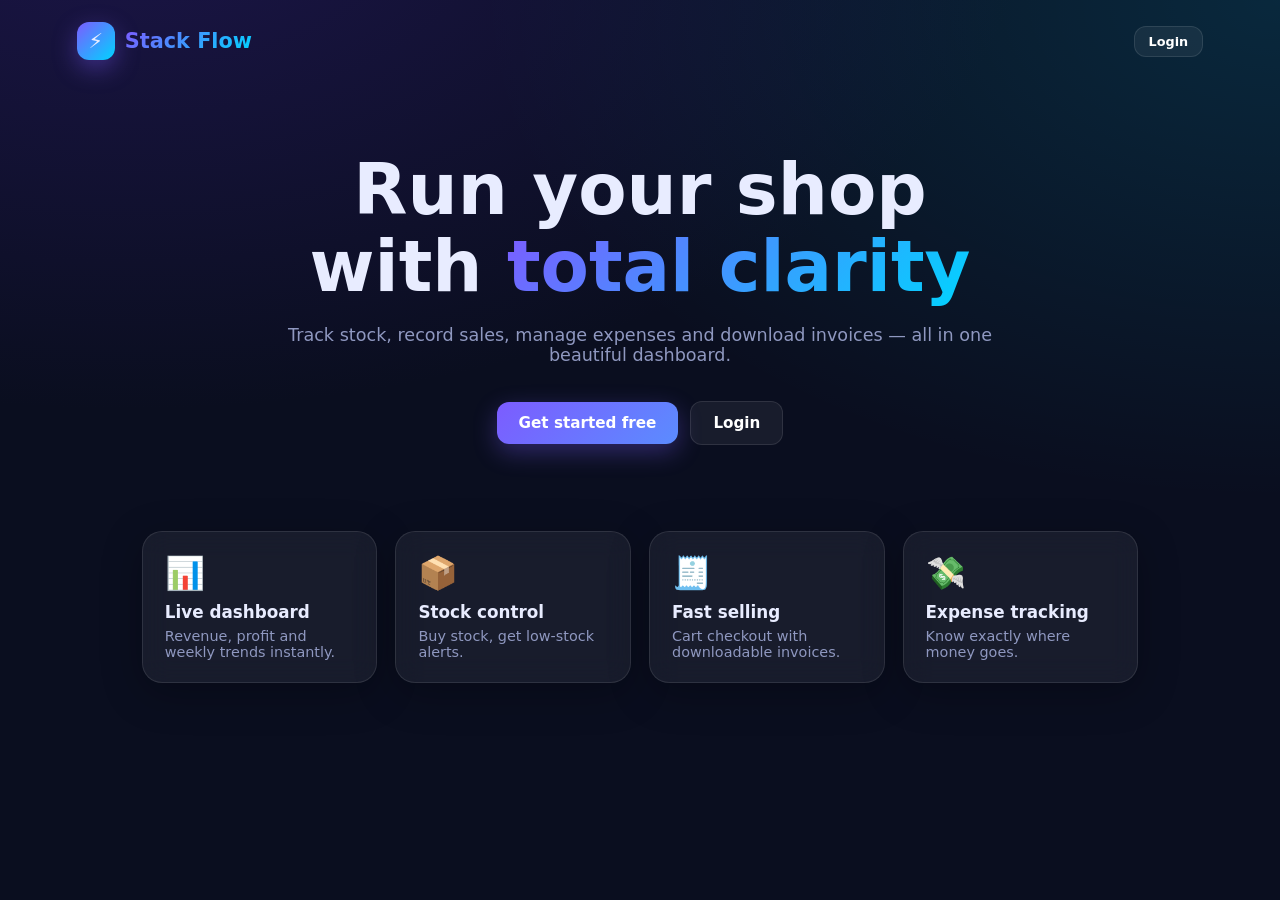
<file: index.html>
<!doctype html>
<html lang="en">
  <head>
    <meta charset="UTF-8" />
    <meta name="viewport" content="width=device-width,initial-scale=1" />
    <title>Inventory made simple · Stack Flow</title>
    <link rel="stylesheet" href="css/global.css" />
    <link rel="stylesheet" href="css/landing.css" />
  </head>
  <body>
    <nav class="nv">
      <div class="logo"><i>⚡</i><span class="grad">Stack Flow</span></div>
      <div id="nvl">
        <a class="btn ghost sm" href="pages/login.html">Login</a>
      </div>
    </nav>
    <section class="hero">
      <h1>Run your shop with <span class="grad">total clarity</span></h1>
      <p>
        Track stock, record sales, manage expenses and download invoices — all
        in one beautiful dashboard.
      </p>
      <a id="cta" class="btn" href="pages/signup.html">Get started free</a
      ><a class="btn ghost" href="pages/login.html">Login</a>
    </section>
    <section class="feat">
      <div class="card">
        <span>📊</span>
        <h3>Live dashboard</h3>
        <p>Revenue, profit and weekly trends instantly.</p>
      </div>
      <div class="card">
        <span>📦</span>
        <h3>Stock control</h3>
        <p>Buy stock, get low-stock alerts.</p>
      </div>
      <div class="card">
        <span>🧾</span>
        <h3>Fast selling</h3>
        <p>Cart checkout with downloadable invoices.</p>
      </div>
      <div class="card">
        <span>💸</span>
        <h3>Expense tracking</h3>
        <p>Know exactly where money goes.</p>
      </div>
    </section>
    <script  src="js/common.js"></script>
    <script  src="js/landing.js"></script>
  </body>
</html>
</file>
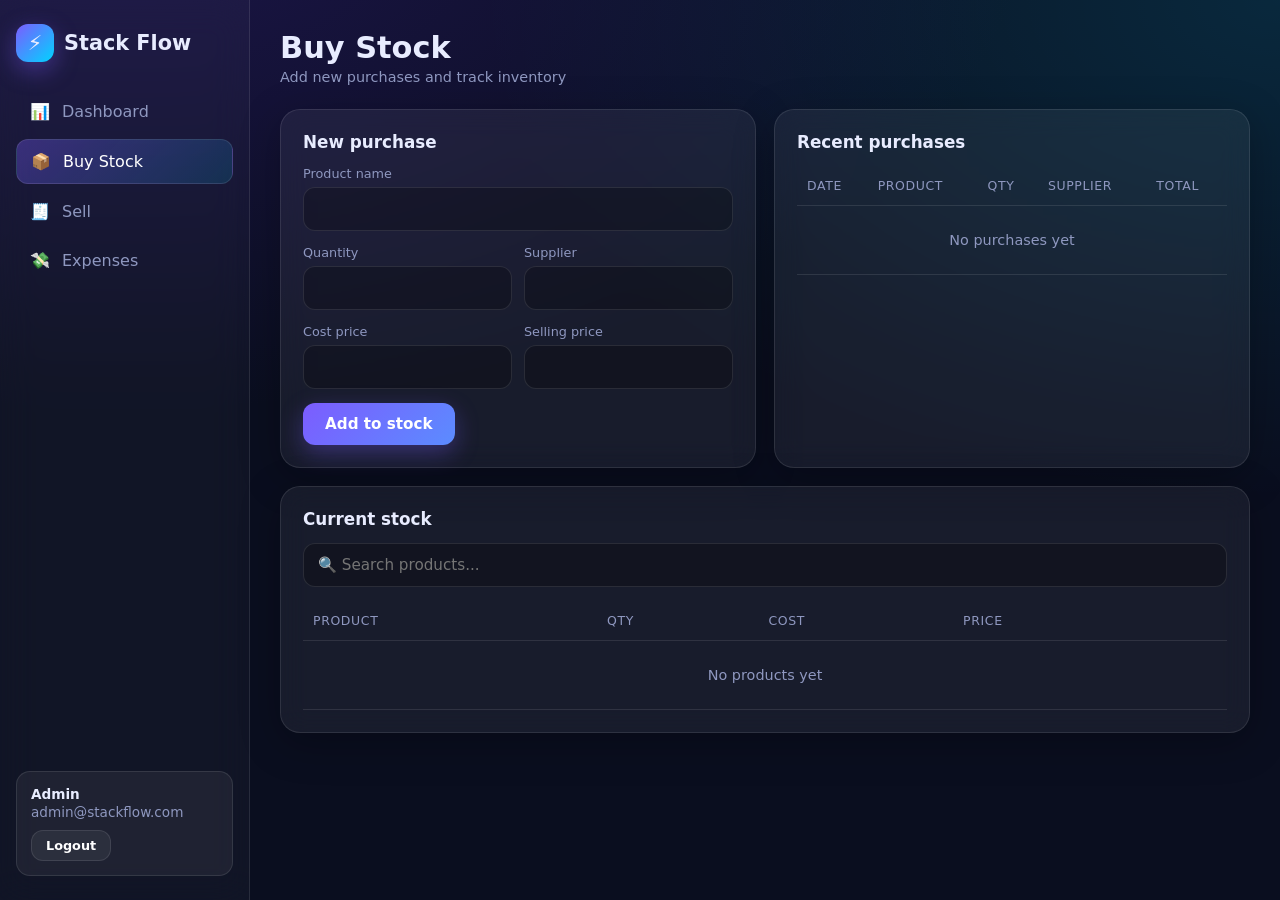
<file: pages/buy.html>
<!doctype html>
<html lang="en">
  <head>
    <meta charset="UTF-8" />
    <meta name="viewport" content="width=device-width,initial-scale=1" />
    <title>Buy Stock · Stack Flow</title>
    <link rel="stylesheet" href="../css/global.css" />
    <link rel="stylesheet" href="../css/buy.css" />
  </head>
  <body>
    <div class="shell">
      <aside id="sidebar"></aside>
      <main>
        <div class="top">
          <h1>Buy Stock</h1>
          <p class="sub">Add new purchases and track inventory</p>
        </div>
        <div class="grid g2">
          <div class="card">
            <h3>New purchase</h3>
            <form id="f">
              <div class="f">
                <label>Product name</label
                ><input id="name" list="names" required /><datalist
                  id="names"
                ></datalist>
              </div>
              <div class="row">
                <div class="f">
                  <label>Quantity</label
                  ><input id="qty" type="number" min="1" required />
                </div>
                <div class="f"><label>Supplier</label><input id="sup" /></div>
              </div>
              <div class="row">
                <div class="f">
                  <label>Cost price</label
                  ><input id="cost" type="number" min="0" required />
                </div>
                <div class="f">
                  <label>Selling price</label
                  ><input id="price" type="number" min="0" required />
                </div>
              </div>
              <button class="btn">Add to stock</button>
            </form>
          </div>
          <div class="card">
            <h3>Recent purchases</h3>
            <div class="tw">
              <table>
                <thead>
                  <tr>
                    <th>Date</th>
                    <th>Product</th>
                    <th>Qty</th>
                    <th>Supplier</th>
                    <th>Total</th>
                  </tr>
                </thead>
                <tbody id="hist"></tbody>
              </table>
            </div>
          </div>
        </div>
        <div class="card">
          <h3>Current stock</h3>
          <div class="f">
            <input id="q" placeholder="🔍 Search products..." />
          </div>
          <div class="tw">
            <table>
              <thead>
                <tr>
                  <th>Product</th>
                  <th>Qty</th>
                  <th>Cost</th>
                  <th>Price</th>
                  <th></th>
                </tr>
              </thead>
              <tbody id="stock"></tbody>
            </table>
          </div>
        </div>
      </main>
    </div>
    <script src="../js/common.js"></script>
    <script src="../js/buy.js"></script>
  </body>
</html>
</file>
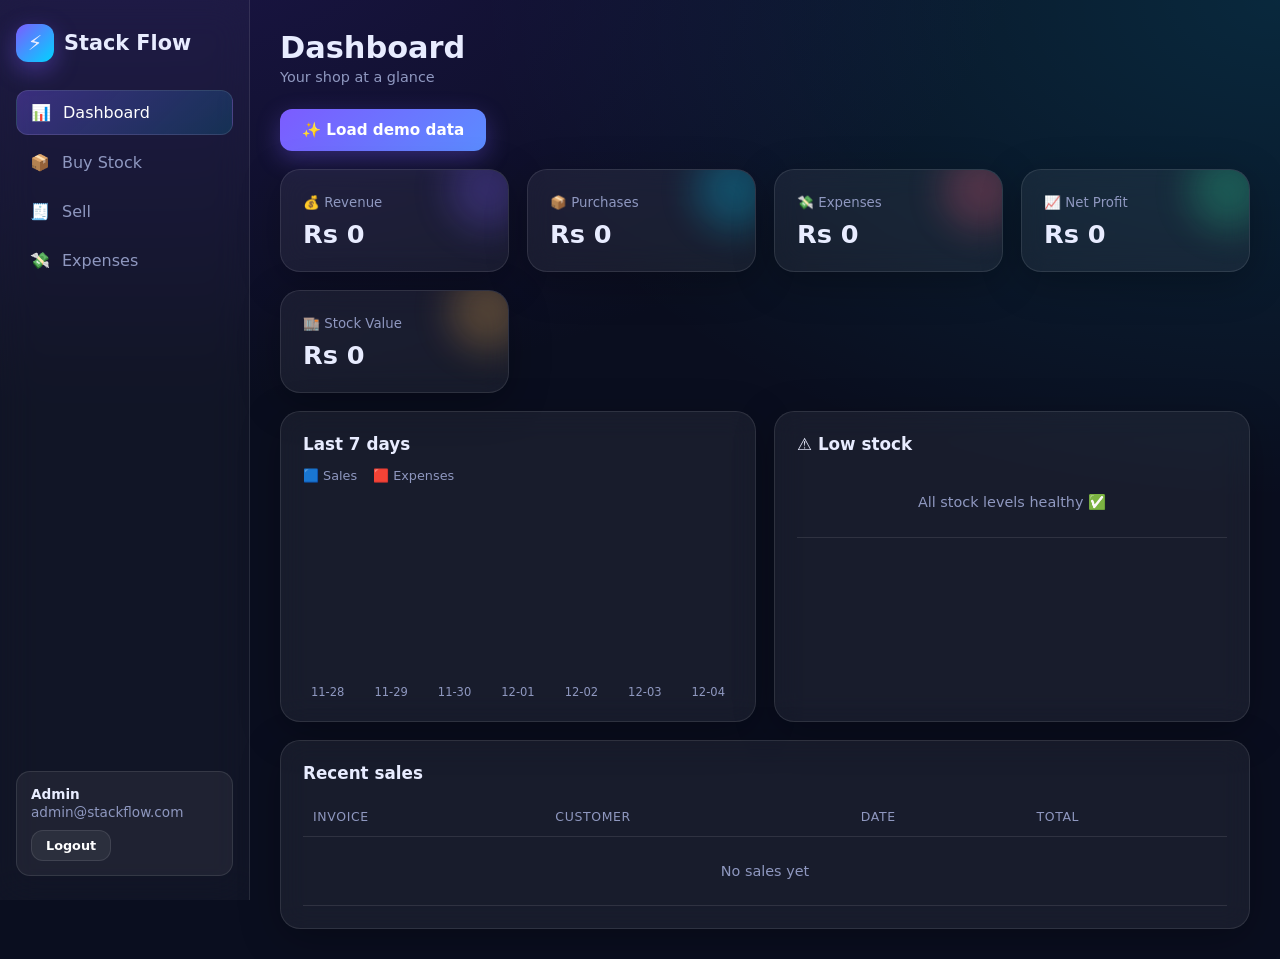
<file: pages/dashboard.html>
<!doctype html>
<html lang="en">
  <head>
    <meta charset="UTF-8" />
    <meta name="viewport" content="width=device-width,initial-scale=1" />
    <title>Dashboard · Stack Flow</title>
    <link rel="stylesheet" href="../css/global.css" />
    <link rel="stylesheet" href="../css/dashboard.css" />
  </head>
  <body>
    <div class="shell">
      <aside id="sidebar"></aside>
      <main>
        <div class="top">
          <h1>Dashboard</h1>
          <p class="sub">Your shop at a glance</p>
        </div>
        <button
          id="seed"
          class="btn"
          style="display: none; margin-bottom: 18px"
          onclick="seed()"
        >
          ✨ Load demo data
        </button>
        <div class="grid g4" id="stats"></div>
        <div class="grid g2">
          <div class="card">
            <h3>Last 7 days</h3>
            <div class="lg"><span>🟦 Sales</span><span>🟥 Expenses</span></div>
            <div class="chart" id="chart"></div>
          </div>
          <div class="card">
            <h3>⚠️ Low stock</h3>
            <div class="tw">
              <table>
                <tbody id="low"></tbody>
              </table>
            </div>
          </div>
        </div>
        <div class="card">
          <h3>Recent sales</h3>
          <div class="tw">
            <table>
              <thead>
                <tr>
                  <th>Invoice</th>
                  <th>Customer</th>
                  <th>Date</th>
                  <th>Total</th>
                </tr>
              </thead>
              <tbody id="recent"></tbody>
            </table>
          </div>
        </div>
      </main>
    </div>
    <script src="../js/common.js"></script>
    <script type="module" src="../js/dashboard.js"></script>
  </body>
</html>
</file>
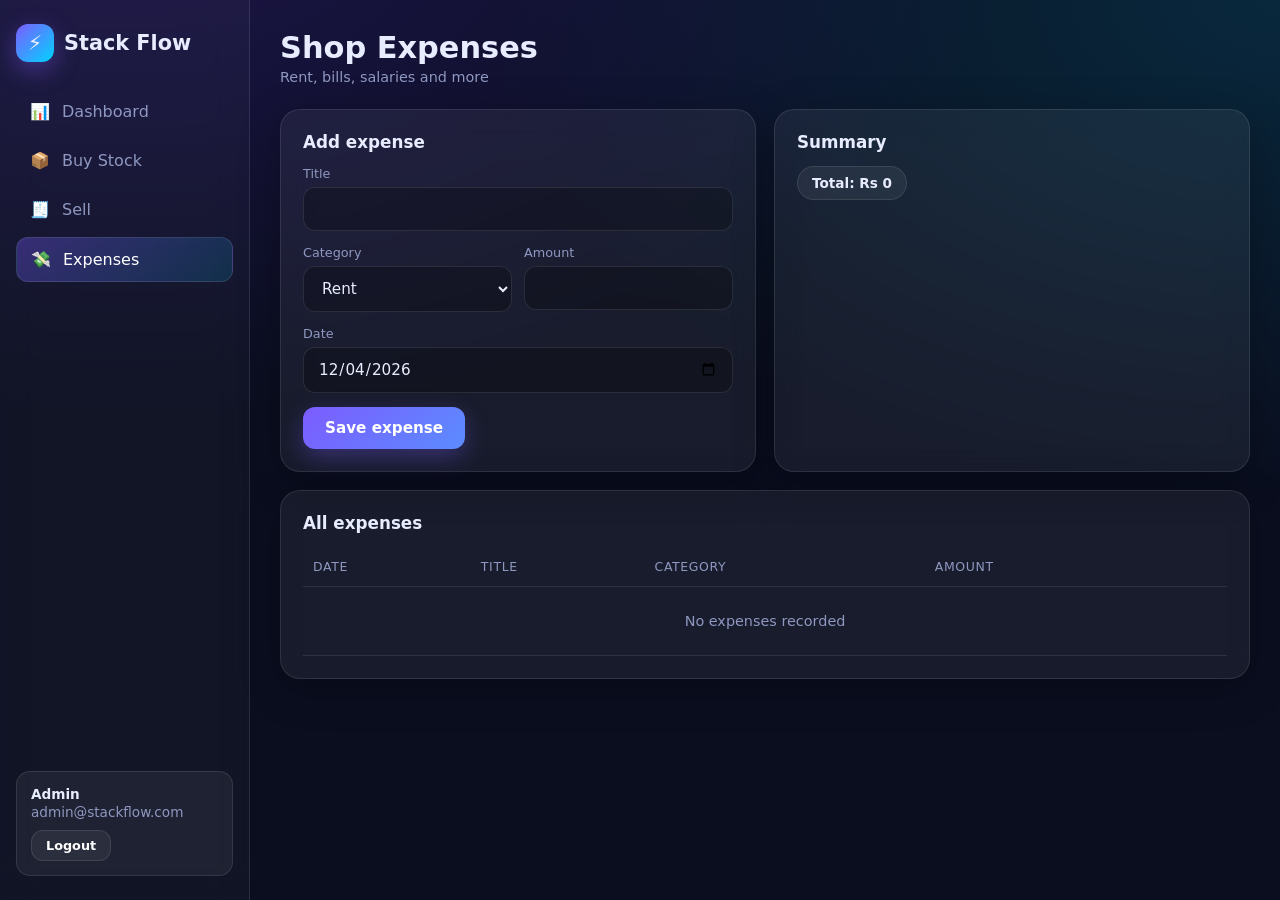
<file: pages/expenses.html>
<!doctype html>
<html lang="en">
  <head>
    <meta charset="UTF-8" />
    <meta name="viewport" content="width=device-width,initial-scale=1" />
    <title>Shop Expenses · Stack Flow</title>
    <link rel="stylesheet" href="../css/global.css" />
    <link rel="stylesheet" href="../css/expenses.css" />
  </head>
  <body>
    <div class="shell">
      <aside id="sidebar"></aside>
      <main>
        <div class="top">
          <h1>Shop Expenses</h1>
          <p class="sub">Rent, bills, salaries and more</p>
        </div>
        <div class="grid g2">
          <div class="card">
            <h3>Add expense</h3>
            <form id="f">
              <div class="f">
                <label>Title</label><input id="title" required />
              </div>
              <div class="row">
                <div class="f">
                  <label>Category</label
                  ><select id="cat">
                    <option>Rent</option>
                    <option>Utilities</option>
                    <option>Salary</option>
                    <option>Transport</option>
                    <option>Other</option>
                  </select>
                </div>
                <div class="f">
                  <label>Amount</label
                  ><input id="amount" type="number" min="1" required />
                </div>
              </div>
              <div class="f">
                <label>Date</label><input id="date" type="date" required />
              </div>
              <button class="btn">Save expense</button>
            </form>
          </div>
          <div class="card">
            <h3>Summary</h3>
            <div class="chips" id="chips"></div>
          </div>
        </div>
        <div class="card">
          <h3>All expenses</h3>
          <div class="tw">
            <table>
              <thead>
                <tr>
                  <th>Date</th>
                  <th>Title</th>
                  <th>Category</th>
                  <th>Amount</th>
                  <th></th>
                </tr>
              </thead>
              <tbody id="list"></tbody>
            </table>
          </div>
        </div>
      </main>
    </div>
    <script src="../js/common.js"></script>
    <script src="../js/expenses.js"></script>
  </body>
</html>
</file>
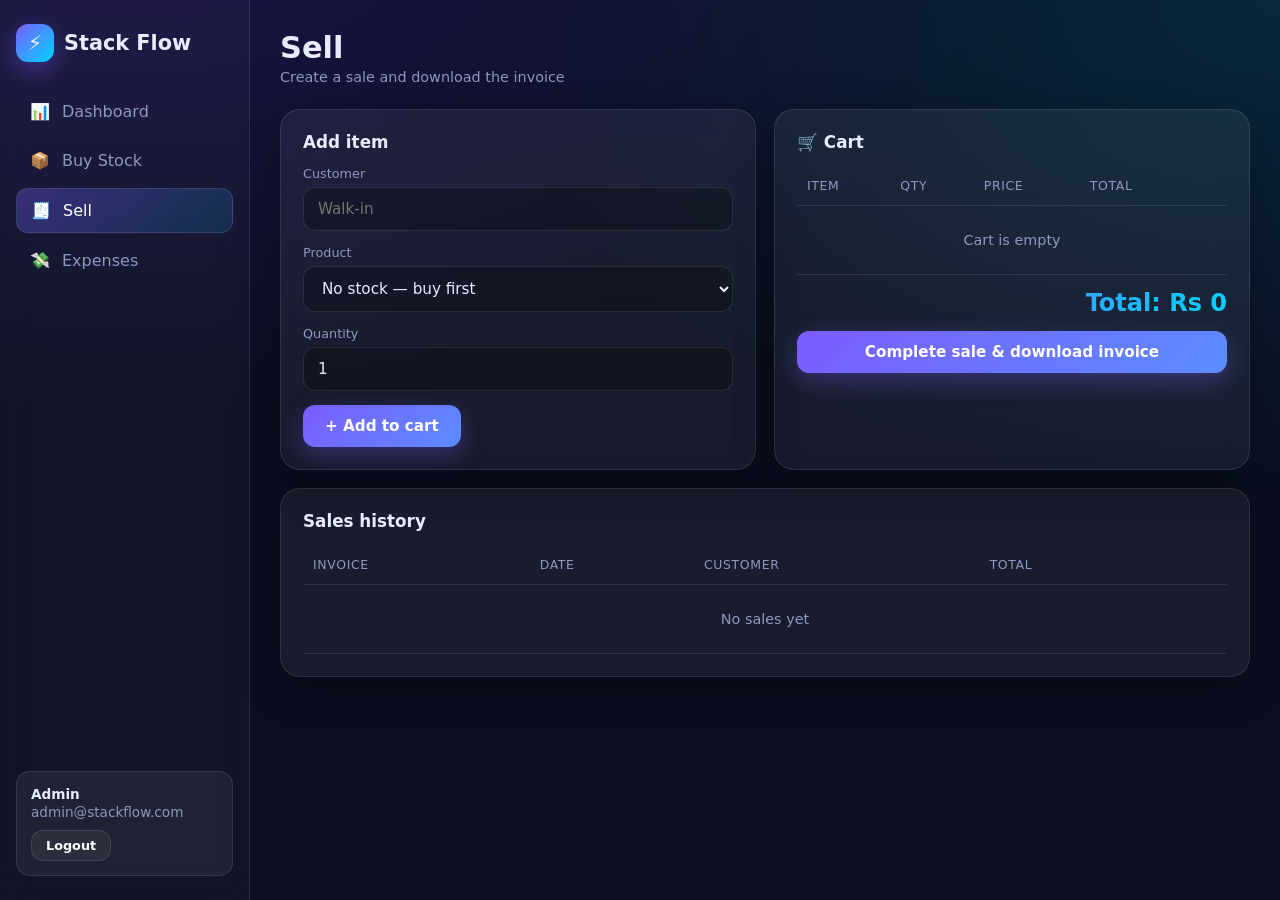
<file: pages/sell.html>
<!doctype html>
<html lang="en">
  <head>
    <meta charset="UTF-8" />
    <meta name="viewport" content="width=device-width,initial-scale=1" />
    <title>Sell · Stack Flow</title>
    <link rel="stylesheet" href="../css/global.css" />
    <link rel="stylesheet" href="../css/sell.css" />
  </head>
  <body>
    <div class="shell">
      <aside id="sidebar"></aside>
      <main>
        <div class="top">
          <h1>Sell</h1>
          <p class="sub">Create a sale and download the invoice</p>
        </div>
        <div class="grid g2">
          <div class="card">
            <h3>Add item</h3>
            <div class="f">
              <label>Customer</label><input id="cust" placeholder="Walk-in" />
            </div>
            <div class="f">
              <label>Product</label
              ><select id="prod"></select>
            </div>
            <div class="f">
              <label>Quantity</label
              ><input id="qty" type="number" min="1" value="1" />
            </div>
            <button class="btn" id="add">+ Add to cart</button>
          </div>
          <div class="card">
            <h3>🛒 Cart</h3>
            <div class="tw">
              <table>
                <thead>
                  <tr>
                    <th>Item</th>
                    <th>Qty</th>
                    <th>Price</th>
                    <th>Total</th>
                    <th></th>
                  </tr>
                </thead>
                <tbody id="cart"></tbody>
              </table>
            </div>
            <div class="total grad" id="total"></div>
            <button class="btn" id="checkout" style="width: 100%">
              Complete sale &amp; download invoice
            </button>
          </div>
        </div>
        <div class="card">
          <h3>Sales history</h3>
          <div class="tw">
            <table>
              <thead>
                <tr>
                  <th>Invoice</th>
                  <th>Date</th>
                  <th>Customer</th>
                  <th>Total</th>
                  <th></th>
                </tr>
              </thead>
              <tbody id="hist"></tbody>
            </table>
          </div>
        </div>
      </main>
    </div>
    <script src="../js/common.js"></script>
    <script src="../js/sell.js"></script>
  </body>
</html>
</file>
<file: css/global.css>
:root {
  --bg: #0a0e1f;
  --card: rgba(255, 255, 255, 0.06);
  --bd: rgba(255, 255, 255, 0.1);
  --tx: #e8ecff;
  --mu: #8f98c0;
  --p: #7c5cff;
  --p2: #00d4ff;
  --ok: #2ee59d;
  --bad: #ff5c7a;
  --warn: #ffb84d;
}
* {
  box-sizing: border-box;
  margin: 0;
  font-family: "Segoe UI", system-ui, sans-serif;
}
body {
  background:
    radial-gradient(900px 500px at 10% -10%, #2a1b6b88, transparent),
    radial-gradient(800px 500px at 100% 0, #00d4ff22, transparent), var(--bg);
  color: var(--tx);
  min-height: 100vh;
}
a {
  color: inherit;
  text-decoration: none;
}
.grad {
  background: linear-gradient(135deg, var(--p), var(--p2));
  -webkit-background-clip: text;
  background-clip: text;
  color: transparent;
}
.btn {
  border: 0;
  cursor: pointer;
  padding: 12px 22px;
  border-radius: 12px;
  font-weight: 600;
  color: #fff;
  background: linear-gradient(135deg, var(--p), #5b8cff);
  box-shadow: 0 8px 24px #7c5cff55;
  transition: 0.2s;
  display: inline-block;
  font-size: 0.95rem;
}
.btn:hover {
  transform: translateY(-2px);
  box-shadow: 0 12px 30px #7c5cff77;
}
.btn.ghost {
  background: var(--card);
  border: 1px solid var(--bd);
  box-shadow: none;
}
.btn.sm {
  padding: 7px 14px;
  font-size: 0.8rem;
}
.btn.red {
  background: #ff5c7a33;
  box-shadow: none;
  color: var(--bad);
}
.shell {
  display: flex;
}
#sidebar {
  width: 250px;
  flex: none;
  position: sticky;
  top: 0;
  height: 100vh;
  padding: 24px 16px;
  background: rgba(255, 255, 255, 0.03);
  backdrop-filter: blur(18px);
  border-right: 1px solid var(--bd);
  display: flex;
  flex-direction: column;
  gap: 6px;
}
.logo {
  display: flex;
  align-items: center;
  gap: 10px;
  font-weight: 800;
  font-size: 1.3rem;
  margin-bottom: 22px;
}
.logo i {
  width: 38px;
  height: 38px;
  border-radius: 12px;
  display: grid;
  place-items: center;
  background: linear-gradient(135deg, var(--p), var(--p2));
  font-style: normal;
  box-shadow: 0 8px 24px #7c5cff66;
}
.nav {
  padding: 12px 14px;
  border-radius: 12px;
  color: var(--mu);
  display: flex;
  gap: 12px;
  transition: 0.2s;
  font-weight: 500;
}
.nav:hover {
  background: var(--card);
  color: var(--tx);
  transform: translateX(3px);
}
.nav.on {
  background: linear-gradient(135deg, #7c5cff55, #00d4ff22);
  color: #fff;
  border: 1px solid var(--bd);
}
.user {
  margin-top: auto;
  padding: 14px;
  border-radius: 14px;
  background: var(--card);
  border: 1px solid var(--bd);
  font-size: 0.85rem;
}
main {
  flex: 1;
  padding: 30px;
  min-width: 0;
}
.top {
  margin-bottom: 24px;
}
h1 {
  font-size: 1.9rem;
}
.sub {
  color: var(--mu);
  font-size: 0.9rem;
  margin-top: 4px;
}
.card {
  background: var(--card);
  border: 1px solid var(--bd);
  border-radius: 20px;
  padding: 22px;
  backdrop-filter: blur(14px);
  box-shadow: 0 10px 40px #0004;
  animation: up 0.5s both;
}
@keyframes up {
  from {
    opacity: 0;
    transform: translateY(14px);
  }
}
.grid {
  display: grid;
  gap: 18px;
  margin-bottom: 18px;
}
.g4 {
  grid-template-columns: repeat(auto-fit, minmax(200px, 1fr));
}
.g2 {
  grid-template-columns: 1fr 1fr;
}
h3 {
  margin-bottom: 14px;
  font-size: 1.05rem;
}
.f {
  margin-bottom: 14px;
}
.f label {
  display: block;
  font-size: 0.8rem;
  color: var(--mu);
  margin-bottom: 6px;
}
input,
select {
  width: 100%;
  padding: 12px 14px;
  border-radius: 12px;
  border: 1px solid var(--bd);
  background: rgba(0, 0, 0, 0.25);
  color: var(--tx);
  font-size: 0.95rem;
  outline: 0;
  transition: 0.2s;
}
input:focus,
select:focus {
  border-color: var(--p);
  box-shadow: 0 0 0 3px #7c5cff33;
}
option {
  background: #12172e;
}
.row {
  display: grid;
  grid-template-columns: 1fr 1fr;
  gap: 12px;
}
.tw {
  overflow-x: auto;
}
table {
  width: 100%;
  border-collapse: collapse;
  font-size: 0.9rem;
}
th {
  text-align: left;
  color: var(--mu);
  font-weight: 500;
  font-size: 0.78rem;
  text-transform: uppercase;
  letter-spacing: 0.05em;
}
td,
th {
  padding: 12px 10px;
  border-bottom: 1px solid var(--bd);
  white-space: nowrap;
}
tr:hover td {
  background: #ffffff06;
}
.badge {
  padding: 3px 10px;
  border-radius: 99px;
  font-size: 0.75rem;
  background: #2ee59d22;
  color: var(--ok);
}
.badge.low {
  background: #ff5c7a22;
  color: var(--bad);
}
.empty {
  text-align: center;
  color: var(--mu);
  padding: 26px;
}
#toast {
  position: fixed;
  right: 20px;
  bottom: 20px;
  display: flex;
  flex-direction: column;
  gap: 10px;
  z-index: 99;
}
.tst {
  padding: 14px 20px;
  border-radius: 14px;
  background: #1a2040;
  border: 1px solid var(--bd);
  border-left: 4px solid var(--ok);
  box-shadow: 0 10px 30px #0008;
  animation: up 0.3s;
}
.tst.err {
  border-left-color: var(--bad);
}
@media (max-width: 900px) {
  #sidebar {
    width: 68px;
    padding: 20px 10px;
  }
  .lbl,
  .user,
  .logo span {
    display: none;
  }
  .g2,
  .row {
    grid-template-columns: 1fr;
  }
  main {
    padding: 18px;
  }
}
</file>
<file: css/landing.css>
.nv {
  display: flex;
  justify-content: space-between;
  align-items: center;
  padding: 22px 6%;
}
.nv .logo {
  margin: 0;
}
.hero {
  text-align: center;
  padding: 70px 6% 40px;
  max-width: 900px;
  margin: auto;
}
.hero h1 {
  font-size: clamp(2.4rem, 6vw, 4.4rem);
  line-height: 1.1;
  margin-bottom: 18px;
}
.hero p {
  color: var(--mu);
  font-size: 1.1rem;
  margin-bottom: 30px;
}
.hero .btn {
  margin: 6px;
}
.feat {
  display: grid;
  grid-template-columns: repeat(auto-fit, minmax(230px, 1fr));
  gap: 18px;
  padding: 40px 6% 80px;
  max-width: 1150px;
  margin: auto;
}
.feat .card {
  transition: 0.3s;
}
.feat .card:hover {
  transform: translateY(-6px);
  border-color: var(--p);
}
.feat span {
  font-size: 2rem;
}
.feat h3 {
  margin: 10px 0 6px;
}
.feat p {
  color: var(--mu);
  font-size: 0.9rem;
}
.hide {
  opacity: 0;
  transform: translateY(20px);
}
.show {
  opacity: 1;
  transform: none;
  transition: 0.7s;
}
</file>
<file: css/buy.css>
/* Buy Stock page styles */
.badge {
  margin-left: 6px;
}
</file>
<file: css/dashboard.css>
.stat {
  position: relative;
  overflow: hidden;
}
.stat small {
  color: var(--mu);
}
.stat b {
  display: block;
  font-size: 1.6rem;
  margin-top: 8px;
}
.stat:after {
  content: "";
  position: absolute;
  right: -20px;
  top: -20px;
  width: 80px;
  height: 80px;
  border-radius: 50%;
  background: var(--c, var(--p));
  opacity: 0.25;
  filter: blur(18px);
}
.chart {
  display: flex;
  align-items: flex-end;
  gap: 14px;
  height: 210px;
  padding-top: 10px;
}
.day {
  flex: 1;
  display: flex;
  flex-direction: column;
  align-items: center;
  gap: 8px;
  height: 100%;
  justify-content: flex-end;
}
.bars {
  display: flex;
  align-items: flex-end;
  gap: 4px;
  height: 100%;
  width: 100%;
  justify-content: center;
}
.bar {
  width: 40%;
  max-width: 26px;
  border-radius: 8px 8px 0 0;
  background: linear-gradient(var(--p2), var(--p));
  transition: height 0.8s;
}
.bar.e {
  background: linear-gradient(#ff9ab0, var(--bad));
}
.day span {
  font-size: 0.72rem;
  color: var(--mu);
}
.lg {
  display: flex;
  gap: 16px;
  font-size: 0.8rem;
  color: var(--mu);
  margin-bottom: 6px;
}
</file>
<file: css/expenses.css>
/* Expenses page styles */
.chips {
  display: flex;
  gap: 10px;
  flex-wrap: wrap;
  margin-bottom: 16px;
}
.chip {
  padding: 8px 14px;
  border-radius: 99px;
  background: var(--card);
  border: 1px solid var(--bd);
  font-size: 0.85rem;
}
</file>
<file: css/sell.css>
/* Sell page styles */
.total {
  font-size: 1.5rem;
  font-weight: 800;
  text-align: right;
  margin: 14px 0;
}
</file>
